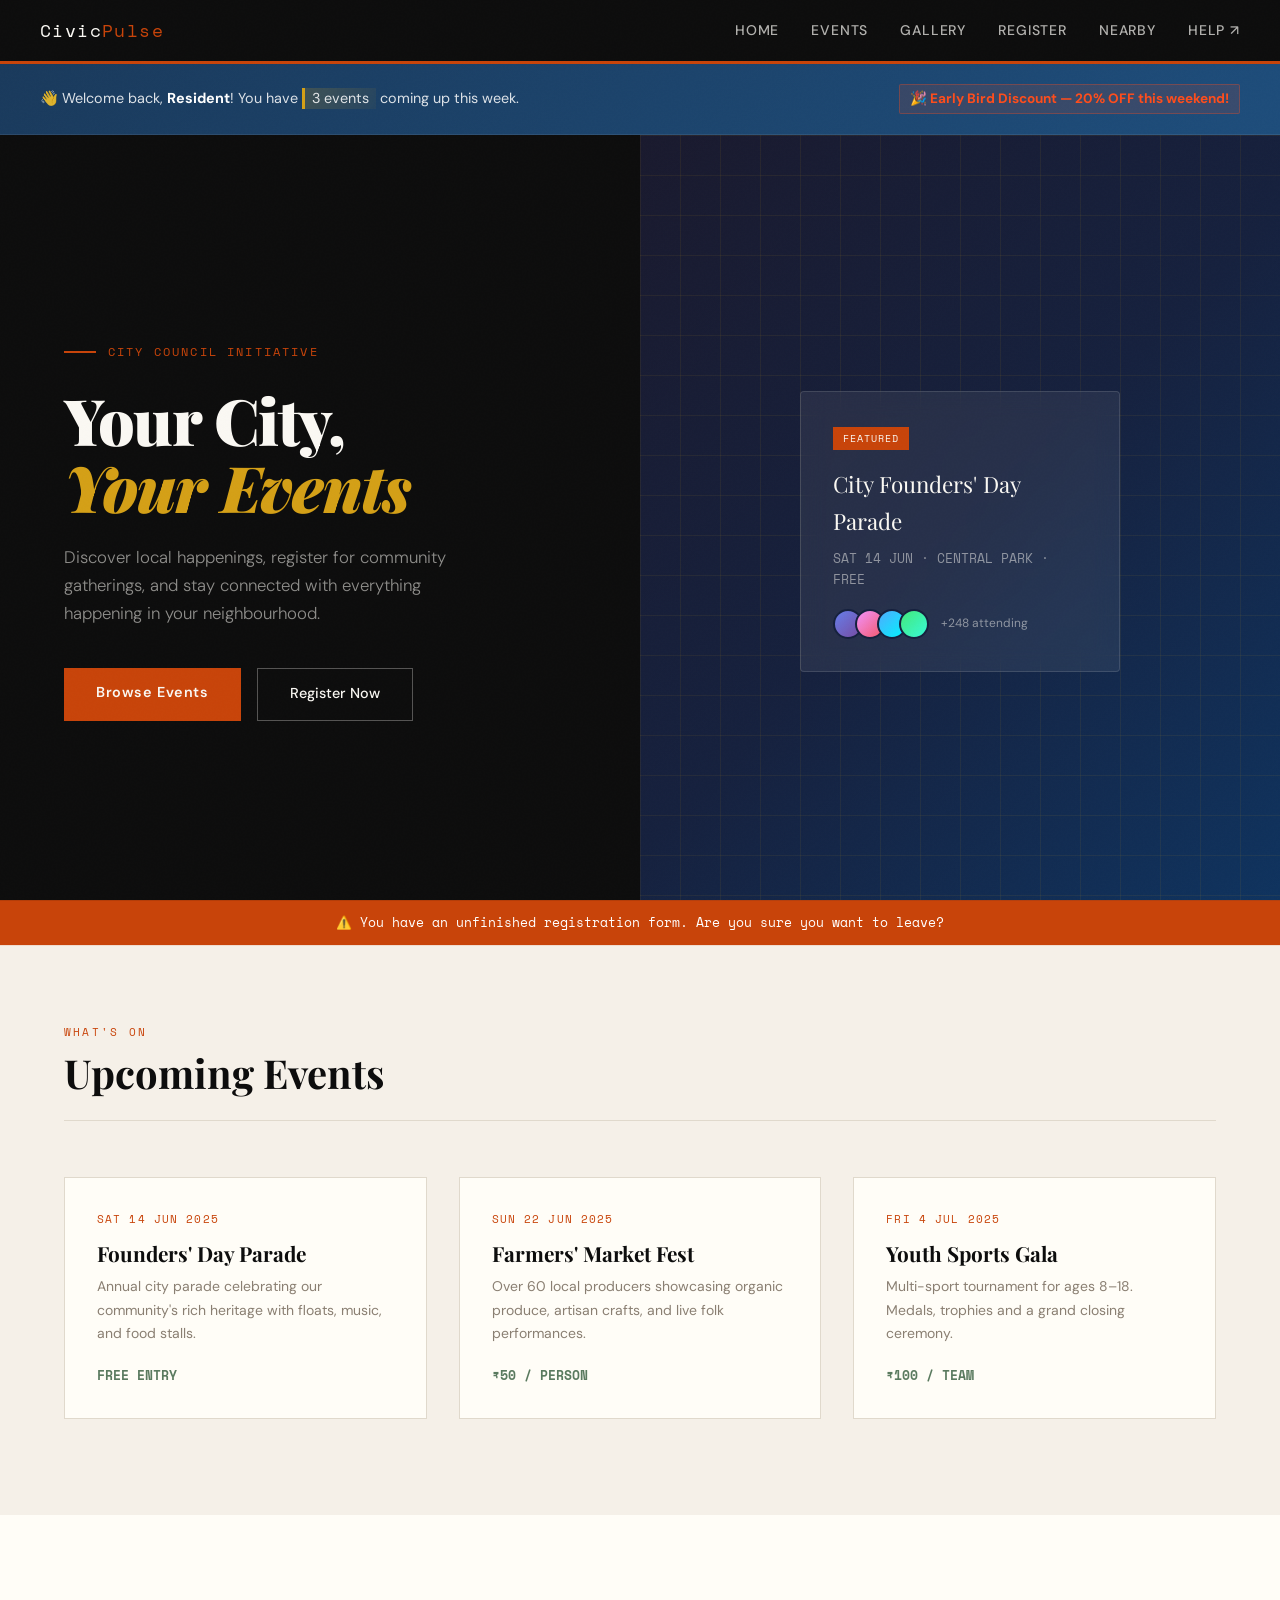
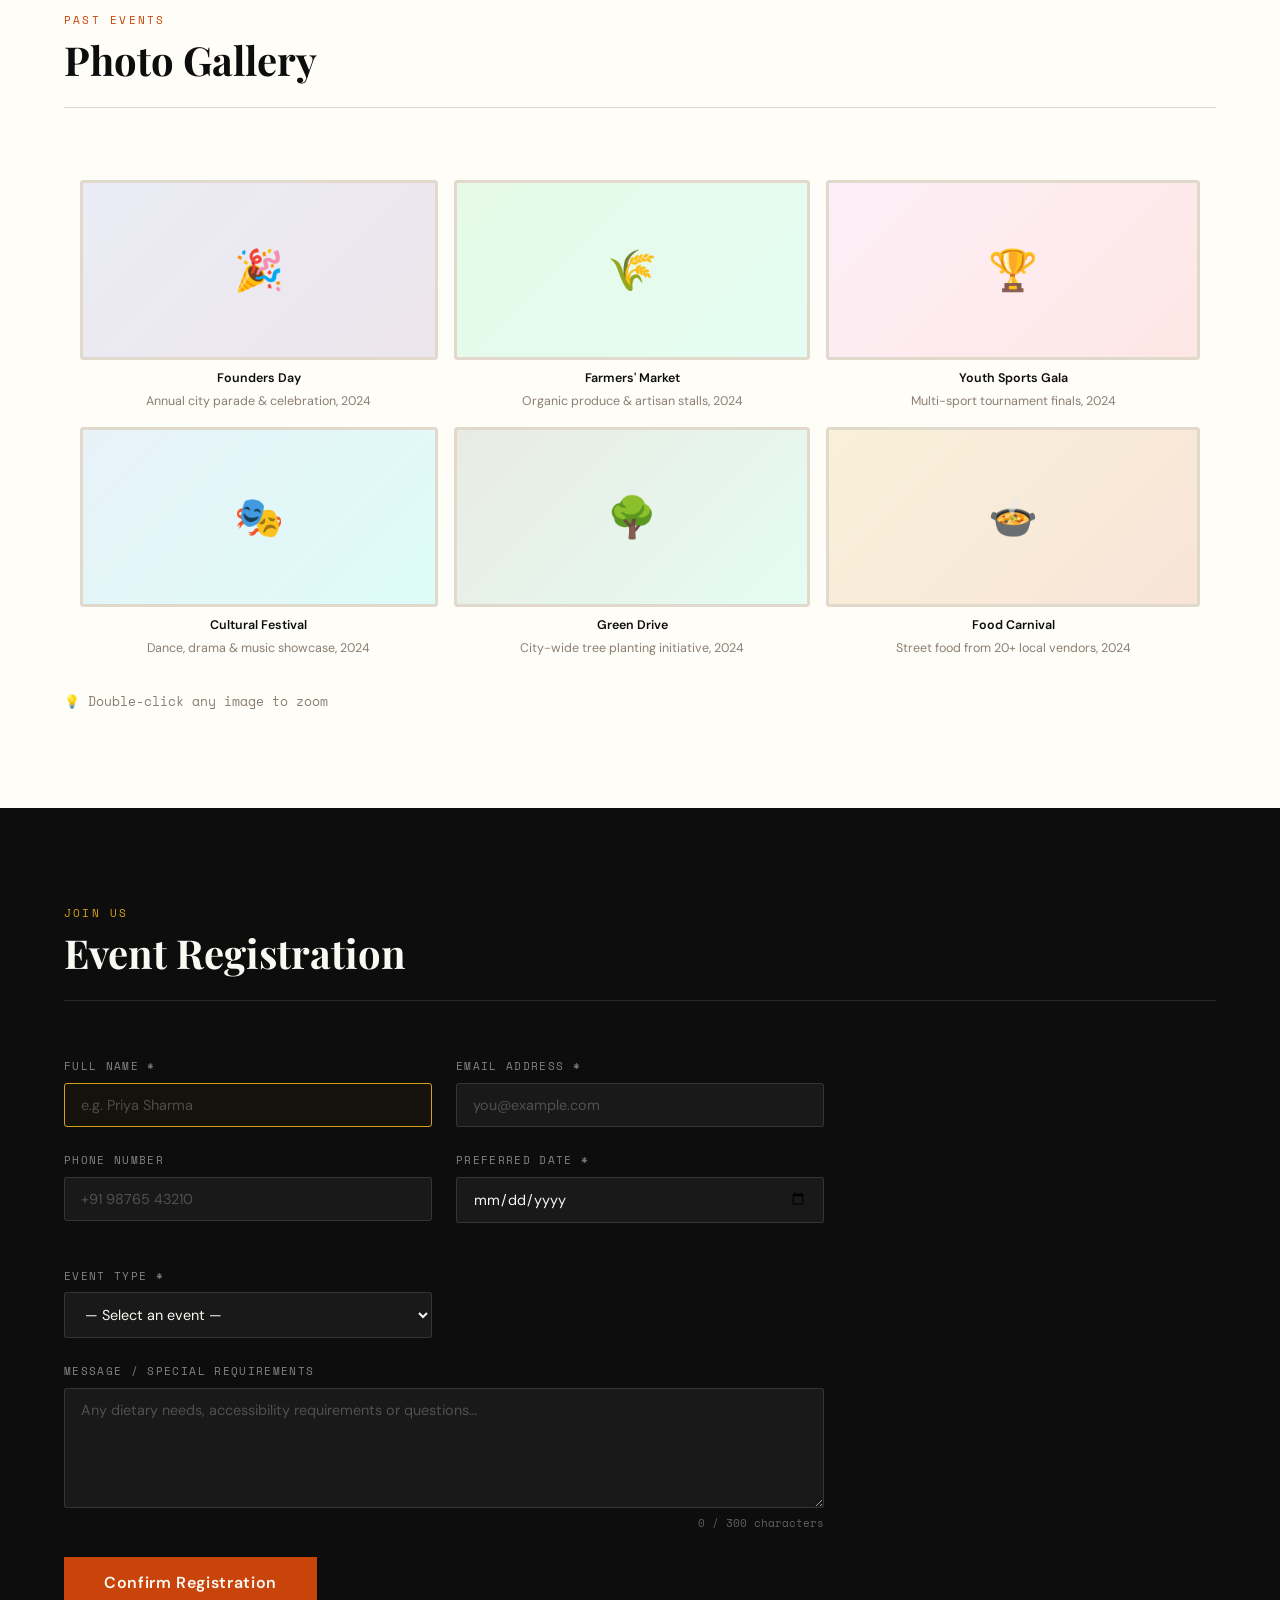
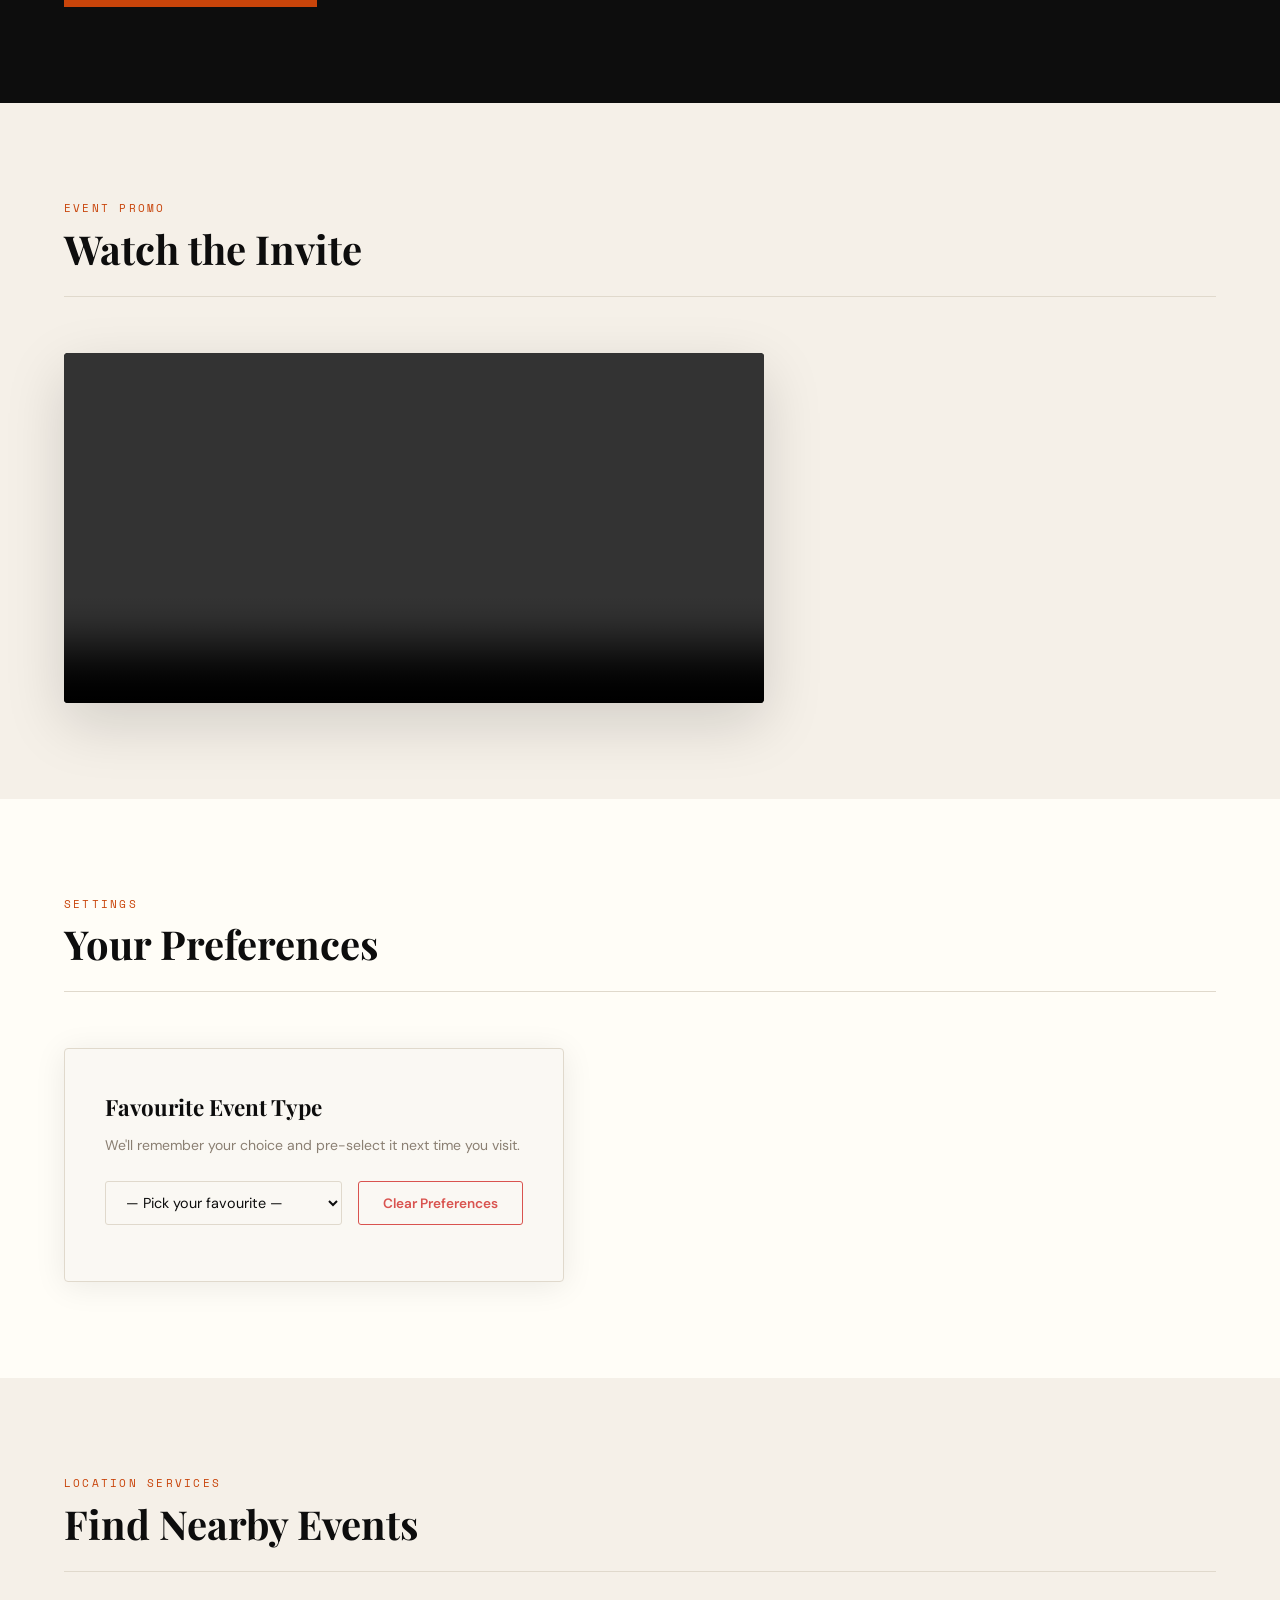
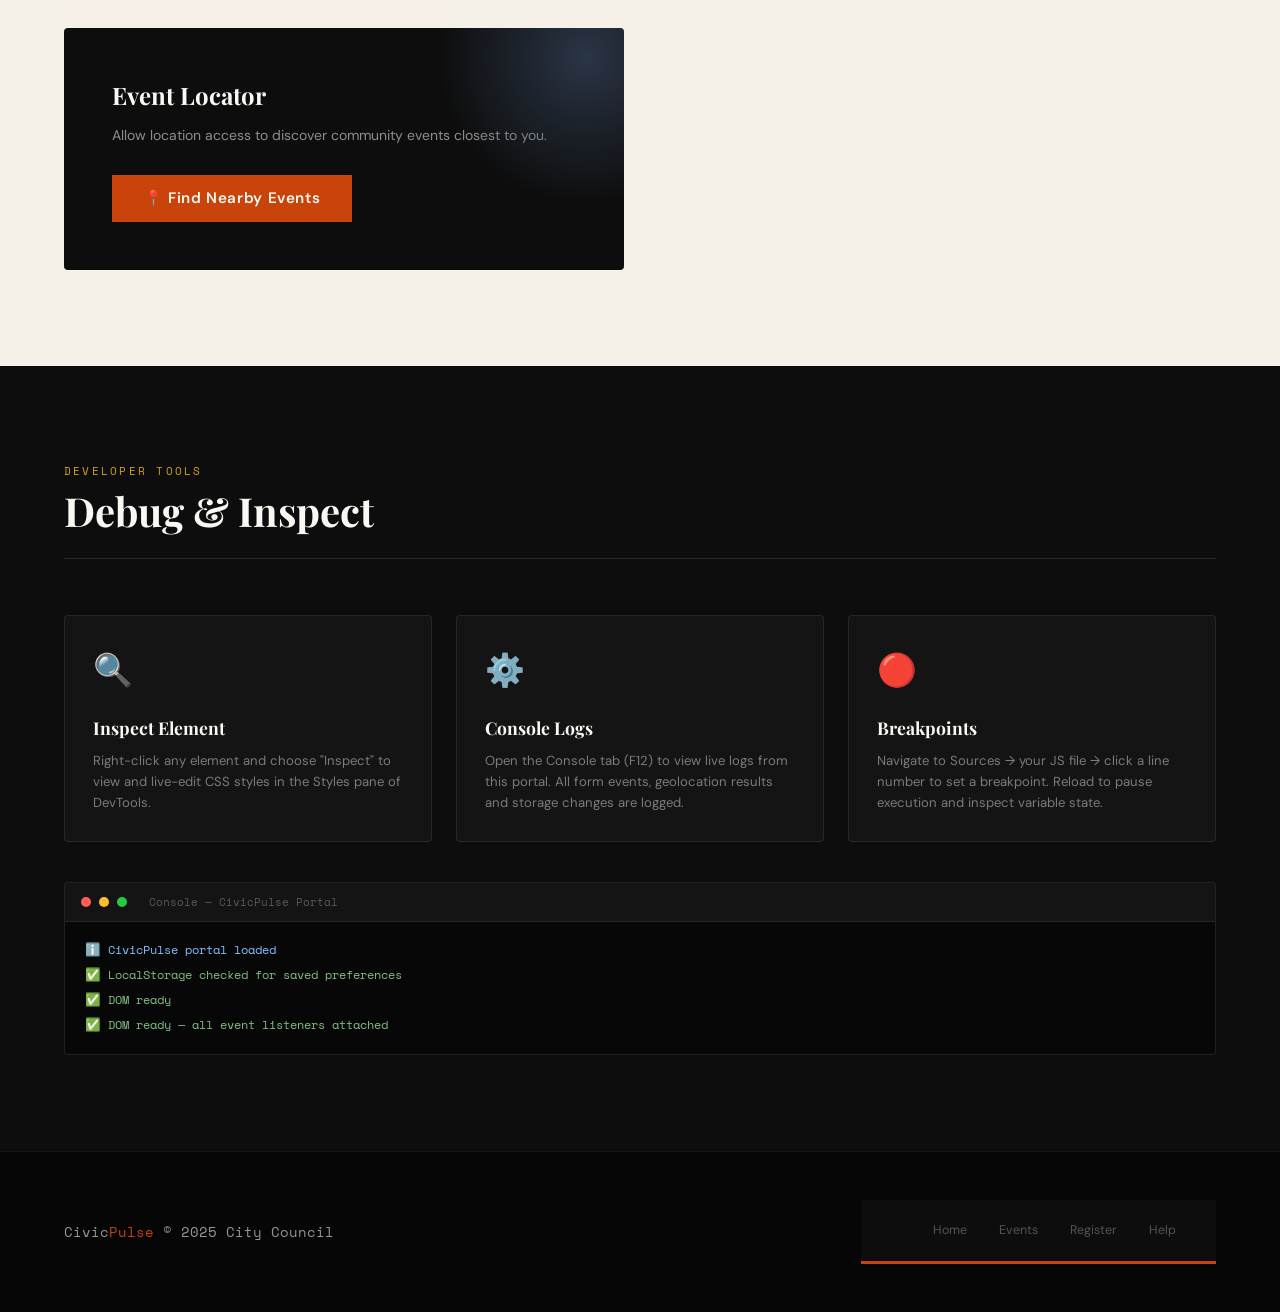
<file: JAVA FSE/Module-1 CSS/index.html>
<!DOCTYPE html>
<html lang="en">
<head>
  <meta charset="UTF-8">
  <meta name="viewport" content="width=device-width, initial-scale=1.0">
  <title>CivicPulse — Community Event Portal</title>
  <link href="https://fonts.googleapis.com/css2?family=Playfair+Display:wght@400;700;900&family=DM+Sans:wght@300;400;500;600&family=Space+Mono:wght@400;700&display=swap" rel="stylesheet">
  <style>
    :root {
      --ink: #0d0d0d;
      --paper: #faf8f3;
      --warm: #f5f0e8;
      --accent: #c8440a;
      --gold: #d4a017;
      --sage: #5a7a5f;
      --slate: #3d4f6b;
      --cream: #fffdf7;
      --mid: #8a7f72;
      --border: #e0d9cc;
      --shadow: 0 4px 32px rgba(13,13,13,0.08);
      --radius: 3px;
    }

    *, *::before, *::after { box-sizing: border-box; margin: 0; padding: 0; }

    html { scroll-behavior: smooth; }

    body {
      font-family: 'DM Sans', sans-serif;
      background: var(--paper);
      color: var(--ink);
      line-height: 1.65;
      overflow-x: hidden;
    }

    /* ─── NOISE TEXTURE OVERLAY ─── */
    body::before {
      content: '';
      position: fixed;
      inset: 0;
      background-image: url("data:image/svg+xml,%3Csvg viewBox='0 0 512 512' xmlns='http://www.w3.org/2000/svg'%3E%3Cfilter id='noise'%3E%3CfeTurbulence type='fractalNoise' baseFrequency='0.9' numOctaves='4' stitchTiles='stitch'/%3E%3C/filter%3E%3Crect width='100%25' height='100%25' filter='url(%23noise)' opacity='0.03'/%3E%3C/svg%3E");
      pointer-events: none;
      z-index: 9999;
      opacity: 0.4;
    }

    /* ─── NAVIGATION ─── */
    nav {
      position: sticky;
      top: 0;
      z-index: 100;
      background: var(--ink);
      border-bottom: 3px solid var(--accent);
      padding: 0 2.5rem;
      display: flex;
      align-items: center;
      justify-content: space-between;
      height: 64px;
    }

    .nav-brand {
      font-family: 'Space Mono', monospace;
      font-size: 1.1rem;
      color: var(--paper);
      letter-spacing: 0.08em;
      text-decoration: none;
    }

    .nav-brand span { color: var(--accent); }

    .nav-links {
      display: flex;
      gap: 2rem;
      list-style: none;
    }

    .nav-links a {
      font-family: 'DM Sans', sans-serif;
      font-size: 0.875rem;
      font-weight: 500;
      color: rgba(250,248,243,0.7);
      text-decoration: none;
      letter-spacing: 0.06em;
      text-transform: uppercase;
      transition: color 0.2s;
      position: relative;
      padding-bottom: 4px;
    }

    .nav-links a::after {
      content: '';
      position: absolute;
      bottom: 0; left: 0;
      width: 0; height: 2px;
      background: var(--accent);
      transition: width 0.25s ease;
    }

    .nav-links a:hover { color: var(--paper); }
    .nav-links a:hover::after { width: 100%; }

    /* ─── HERO ─── */
    .hero {
      min-height: 88vh;
      background: var(--ink);
      display: grid;
      grid-template-columns: 1fr 1fr;
      position: relative;
      overflow: hidden;
    }

    .hero-left {
      padding: 5rem 3.5rem 5rem 4rem;
      display: flex;
      flex-direction: column;
      justify-content: center;
      position: relative;
      z-index: 2;
    }

    .hero-tag {
      font-family: 'Space Mono', monospace;
      font-size: 0.75rem;
      color: var(--accent);
      letter-spacing: 0.18em;
      text-transform: uppercase;
      margin-bottom: 1.5rem;
      display: flex;
      align-items: center;
      gap: 0.75rem;
    }

    .hero-tag::before {
      content: '';
      display: block;
      width: 32px; height: 2px;
      background: var(--accent);
    }

    .hero h1 {
      font-family: 'Playfair Display', serif;
      font-size: clamp(3rem, 5vw, 5.5rem);
      font-weight: 900;
      color: var(--paper);
      line-height: 1.05;
      letter-spacing: -0.02em;
    }

    .hero h1 em {
      font-style: italic;
      color: var(--gold);
    }

    .hero-sub {
      margin-top: 1.5rem;
      font-size: 1.05rem;
      color: rgba(250,248,243,0.55);
      max-width: 400px;
      font-weight: 300;
    }

    .hero-actions {
      margin-top: 2.5rem;
      display: flex;
      gap: 1rem;
    }

    .btn-primary {
      background: var(--accent);
      color: var(--paper);
      border: none;
      padding: 0.85rem 2rem;
      font-family: 'DM Sans', sans-serif;
      font-size: 0.9rem;
      font-weight: 600;
      letter-spacing: 0.04em;
      cursor: pointer;
      transition: all 0.22s;
      text-decoration: none;
      display: inline-block;
    }

    .btn-primary:hover {
      background: #a5360a;
      transform: translateY(-2px);
      box-shadow: 0 8px 24px rgba(200,68,10,0.35);
    }

    .btn-outline {
      background: transparent;
      color: var(--paper);
      border: 1.5px solid rgba(250,248,243,0.3);
      padding: 0.85rem 2rem;
      font-family: 'DM Sans', sans-serif;
      font-size: 0.9rem;
      font-weight: 500;
      cursor: pointer;
      transition: all 0.22s;
      text-decoration: none;
      display: inline-block;
    }

    .btn-outline:hover {
      border-color: var(--paper);
      background: rgba(250,248,243,0.06);
    }

    .hero-right {
      position: relative;
      background: linear-gradient(135deg, #1a1a2e 0%, #16213e 50%, #0f3460 100%);
      display: flex;
      align-items: center;
      justify-content: center;
      overflow: hidden;
    }

    .hero-grid-art {
      position: absolute;
      inset: 0;
      background-image:
        linear-gradient(rgba(212,160,23,0.08) 1px, transparent 1px),
        linear-gradient(90deg, rgba(212,160,23,0.08) 1px, transparent 1px);
      background-size: 40px 40px;
    }

    .hero-event-card {
      background: rgba(250,248,243,0.07);
      backdrop-filter: blur(12px);
      border: 1px solid rgba(250,248,243,0.12);
      border-radius: 4px;
      padding: 2rem;
      width: 320px;
      position: relative;
      z-index: 2;
      animation: floatCard 6s ease-in-out infinite;
    }

    @keyframes floatCard {
      0%, 100% { transform: translateY(0px) rotate(-1deg); }
      50% { transform: translateY(-12px) rotate(1deg); }
    }

    .event-card-badge {
      display: inline-block;
      background: var(--accent);
      color: var(--paper);
      font-family: 'Space Mono', monospace;
      font-size: 0.65rem;
      padding: 3px 10px;
      letter-spacing: 0.1em;
      text-transform: uppercase;
      margin-bottom: 1rem;
    }

    .event-card-title {
      font-family: 'Playfair Display', serif;
      font-size: 1.4rem;
      color: var(--paper);
      margin-bottom: 0.5rem;
    }

    .event-card-meta {
      font-size: 0.8rem;
      color: rgba(250,248,243,0.5);
      font-family: 'Space Mono', monospace;
    }

    .event-card-attendees {
      margin-top: 1.2rem;
      display: flex;
      align-items: center;
      gap: 0.75rem;
    }

    .avatar-stack { display: flex; }

    .avatar {
      width: 30px; height: 30px;
      border-radius: 50%;
      border: 2px solid #16213e;
      margin-left: -8px;
      first-of-type { margin-left: 0; }
    }

    .avatar:first-child { margin-left: 0; }

    .avatar-count {
      font-size: 0.75rem;
      color: rgba(250,248,243,0.5);
    }

    /* ─── WELCOME BANNER (Task 3) ─── */
    #welcomeBanner {
      background: linear-gradient(135deg, #1a3a5c 0%, #1e4d7b 100%);
      padding: 1.25rem 2.5rem;
      display: flex;
      align-items: center;
      justify-content: space-between;
      border-bottom: 1px solid rgba(255,255,255,0.08);
    }

    #welcomeBanner .welcome-text {
      color: rgba(255,255,255,0.85);
      font-size: 0.9rem;
    }

    #welcomeBanner strong { color: #fff; }

    #welcomeBanner .special-offer {
      display: inline-block;
      color: #ff4d1c;
      font-weight: 700;
      font-size: 0.85rem;
      background: rgba(255,77,28,0.12);
      padding: 3px 10px;
      border-radius: 2px;
      border: 1px solid rgba(255,77,28,0.3);
    }

    .highlight {
      background: linear-gradient(120deg, rgba(212,160,23,0.2) 0%, rgba(212,160,23,0.05) 100%);
      border-left: 3px solid var(--gold);
      padding: 0.1em 0.5em;
    }

    /* ─── SECTION SCAFFOLDING ─── */
    section {
      padding: 6rem 4rem;
    }

    .section-header {
      margin-bottom: 3.5rem;
      display: flex;
      align-items: flex-end;
      justify-content: space-between;
      border-bottom: 1px solid var(--border);
      padding-bottom: 1.5rem;
    }

    .section-label {
      font-family: 'Space Mono', monospace;
      font-size: 0.7rem;
      color: var(--accent);
      letter-spacing: 0.2em;
      text-transform: uppercase;
      margin-bottom: 0.5rem;
    }

    .section-title {
      font-family: 'Playfair Display', serif;
      font-size: 2.5rem;
      font-weight: 700;
      line-height: 1.15;
    }

    /* ─── EVENTS SECTION ─── */
    #events { background: var(--warm); }

    .events-grid {
      display: grid;
      grid-template-columns: repeat(3, 1fr);
      gap: 2rem;
    }

    .event-tile {
      background: var(--cream);
      border: 1px solid var(--border);
      padding: 2rem;
      transition: all 0.28s cubic-bezier(0.25, 0.46, 0.45, 0.94);
      cursor: pointer;
      position: relative;
      overflow: hidden;
    }

    .event-tile::before {
      content: '';
      position: absolute;
      top: 0; left: 0;
      width: 4px; height: 100%;
      background: var(--accent);
      transform: scaleY(0);
      transform-origin: bottom;
      transition: transform 0.3s ease;
    }

    .event-tile:hover {
      transform: translateY(-4px);
      box-shadow: var(--shadow);
    }

    .event-tile:hover::before { transform: scaleY(1); }

    .event-tile-date {
      font-family: 'Space Mono', monospace;
      font-size: 0.7rem;
      color: var(--accent);
      letter-spacing: 0.1em;
      text-transform: uppercase;
      margin-bottom: 0.75rem;
    }

    .event-tile h3 {
      font-family: 'Playfair Display', serif;
      font-size: 1.3rem;
      margin-bottom: 0.5rem;
      line-height: 1.3;
    }

    .event-tile p {
      font-size: 0.875rem;
      color: var(--mid);
      margin-bottom: 1.25rem;
    }

    .event-tile-fee {
      font-family: 'Space Mono', monospace;
      font-size: 0.8rem;
      color: var(--sage);
      font-weight: 700;
    }

    /* ─── GALLERY (Task 4) ─── */
    #gallery { background: var(--cream); }

    .gallery-table {
      width: 100%;
      border-collapse: separate;
      border-spacing: 16px;
    }

    .gallery-table td {
      text-align: center;
      vertical-align: top;
    }

    .gallery-img-wrap {
      position: relative;
      overflow: hidden;
      border-radius: var(--radius);
      cursor: zoom-in;
    }

    .gallery-img-wrap::after {
      content: '⊕ Zoom';
      position: absolute;
      inset: 0;
      background: rgba(13,13,13,0.55);
      color: var(--paper);
      font-family: 'Space Mono', monospace;
      font-size: 0.75rem;
      display: flex;
      align-items: center;
      justify-content: center;
      opacity: 0;
      transition: opacity 0.25s;
    }

    .gallery-img-wrap:hover::after { opacity: 1; }

    .gallery-img {
      width: 100%;
      height: 180px;
      object-fit: cover;
      display: block;
      border: 3px solid var(--border);
      transition: transform 0.4s ease;
      background: var(--warm);
    }

    .gallery-img.enlarged {
      transform: scale(2.5);
      z-index: 10;
      position: relative;
      border-color: var(--accent);
    }

    .gallery-caption {
      font-size: 0.78rem;
      color: var(--mid);
      margin-top: 0.5rem;
      font-family: 'DM Sans', sans-serif;
    }

    .gallery-caption strong {
      display: block;
      font-weight: 600;
      color: var(--ink);
      margin-bottom: 2px;
    }

    /* Gallery placeholder SVG images */
    .gallery-placeholder {
      width: 100%;
      height: 180px;
      display: flex;
      align-items: center;
      justify-content: center;
      border: 3px solid var(--border);
      font-size: 2.5rem;
      border-radius: var(--radius);
      transition: transform 0.4s ease;
      cursor: zoom-in;
    }

    /* ─── REGISTRATION FORM (Task 5) ─── */
    #registration {
      background: var(--ink);
      color: var(--paper);
    }

    #registration .section-title { color: var(--paper); }
    #registration .section-label { color: var(--gold); }
    #registration .section-header { border-bottom-color: rgba(250,248,243,0.12); }

    .form-grid {
      display: grid;
      grid-template-columns: 1fr 1fr;
      gap: 1.5rem;
      max-width: 760px;
    }

    .form-field { display: flex; flex-direction: column; gap: 0.45rem; }
    .form-field.full { grid-column: 1 / -1; }

    .form-field label {
      font-family: 'Space Mono', monospace;
      font-size: 0.7rem;
      letter-spacing: 0.12em;
      text-transform: uppercase;
      color: rgba(250,248,243,0.5);
    }

    .form-field input,
    .form-field select,
    .form-field textarea {
      background: rgba(250,248,243,0.05);
      border: 1px solid rgba(250,248,243,0.12);
      color: var(--paper);
      padding: 0.75rem 1rem;
      font-family: 'DM Sans', sans-serif;
      font-size: 0.9rem;
      outline: none;
      transition: border-color 0.22s, background 0.22s;
      border-radius: var(--radius);
    }

    .form-field input::placeholder,
    .form-field textarea::placeholder {
      color: rgba(250,248,243,0.25);
    }

    .form-field input:focus,
    .form-field select:focus,
    .form-field textarea:focus {
      border-color: var(--gold);
      background: rgba(212,160,23,0.04);
    }

    .form-field select option { background: #1a1a1a; color: var(--paper); }

    .form-field textarea { resize: vertical; min-height: 120px; }

    .char-counter {
      font-family: 'Space Mono', monospace;
      font-size: 0.68rem;
      color: rgba(250,248,243,0.35);
      text-align: right;
    }

    .char-counter.warning { color: var(--accent); }

    .phone-error {
      font-size: 0.78rem;
      color: var(--accent);
      min-height: 1.2em;
      font-family: 'Space Mono', monospace;
    }

    output#confirmMsg {
      display: block;
      margin-top: 1.5rem;
      padding: 1rem 1.5rem;
      background: rgba(90,122,95,0.15);
      border: 1px solid rgba(90,122,95,0.4);
      color: #7fbf7f;
      font-family: 'Space Mono', monospace;
      font-size: 0.8rem;
      border-radius: var(--radius);
      animation: fadeIn 0.4s ease;
      display: none;
    }

    output#confirmMsg.show { display: block; }

    @keyframes fadeIn {
      from { opacity: 0; transform: translateY(8px); }
      to { opacity: 1; transform: translateY(0); }
    }

    /* ─── FEE DISPLAY ─── */
    .fee-display {
      font-family: 'Space Mono', monospace;
      font-size: 0.85rem;
      color: var(--gold);
      padding: 0.6rem 1rem;
      background: rgba(212,160,23,0.08);
      border: 1px solid rgba(212,160,23,0.2);
      border-radius: var(--radius);
      display: none;
    }

    .fee-display.show { display: block; animation: fadeIn 0.3s ease; }

    /* ─── VIDEO SECTION (Task 7) ─── */
    #video-section {
      background: var(--warm);
    }

    .video-wrap {
      position: relative;
      max-width: 700px;
      border-radius: 4px;
      overflow: hidden;
      box-shadow: 0 20px 60px rgba(13,13,13,0.15);
    }

    .video-wrap video {
      width: 100%;
      display: block;
    }

    .video-status {
      margin-top: 1rem;
      font-family: 'Space Mono', monospace;
      font-size: 0.78rem;
      color: var(--sage);
      display: flex;
      align-items: center;
      gap: 0.5rem;
    }

    .video-dot {
      width: 8px; height: 8px;
      border-radius: 50%;
      background: var(--sage);
      animation: pulse 1.5s ease-in-out infinite;
    }

    @keyframes pulse {
      0%, 100% { opacity: 1; transform: scale(1); }
      50% { opacity: 0.4; transform: scale(0.8); }
    }

    /* ─── PREFERENCES (Task 8) ─── */
    #preferences { background: var(--cream); }

    .prefs-card {
      background: var(--paper);
      border: 1px solid var(--border);
      padding: 2.5rem;
      max-width: 500px;
      border-radius: 4px;
      box-shadow: var(--shadow);
    }

    .prefs-card h3 {
      font-family: 'Playfair Display', serif;
      font-size: 1.4rem;
      margin-bottom: 0.5rem;
    }

    .prefs-card p {
      font-size: 0.875rem;
      color: var(--mid);
      margin-bottom: 1.5rem;
    }

    .prefs-row {
      display: flex;
      gap: 1rem;
      margin-bottom: 1rem;
    }

    .prefs-row select {
      flex: 1;
      padding: 0.7rem 1rem;
      border: 1px solid var(--border);
      font-family: 'DM Sans', sans-serif;
      font-size: 0.9rem;
      background: var(--paper);
      color: var(--ink);
      border-radius: var(--radius);
      outline: none;
    }

    .prefs-status {
      font-family: 'Space Mono', monospace;
      font-size: 0.72rem;
      color: var(--sage);
      margin-top: 0.75rem;
    }

    .btn-clear {
      background: transparent;
      border: 1.5px solid #d9534f;
      color: #d9534f;
      padding: 0.65rem 1.5rem;
      font-family: 'DM Sans', sans-serif;
      font-size: 0.85rem;
      font-weight: 600;
      cursor: pointer;
      border-radius: var(--radius);
      transition: all 0.2s;
    }

    .btn-clear:hover {
      background: #d9534f;
      color: #fff;
    }

    /* ─── GEOLOCATION (Task 9) ─── */
    #geolocation { background: var(--warm); }

    .geo-card {
      background: var(--ink);
      color: var(--paper);
      padding: 3rem;
      max-width: 560px;
      border-radius: 4px;
      position: relative;
      overflow: hidden;
    }

    .geo-card::before {
      content: '';
      position: absolute;
      top: -50%; right: -20%;
      width: 300px; height: 300px;
      border-radius: 50%;
      background: radial-gradient(circle, rgba(61,79,107,0.6) 0%, transparent 70%);
      pointer-events: none;
    }

    .geo-card h3 {
      font-family: 'Playfair Display', serif;
      font-size: 1.5rem;
      margin-bottom: 0.5rem;
    }

    .geo-card p {
      font-size: 0.875rem;
      color: rgba(250,248,243,0.55);
      margin-bottom: 1.75rem;
    }

    .geo-result {
      margin-top: 1.5rem;
      padding: 1rem 1.25rem;
      background: rgba(250,248,243,0.05);
      border: 1px solid rgba(250,248,243,0.1);
      border-radius: var(--radius);
      font-family: 'Space Mono', monospace;
      font-size: 0.78rem;
      color: rgba(250,248,243,0.7);
      line-height: 1.8;
      display: none;
    }

    .geo-result.show { display: block; animation: fadeIn 0.4s ease; }

    .geo-error {
      color: #ff7f7f;
      font-size: 0.8rem;
      margin-top: 0.75rem;
      font-family: 'Space Mono', monospace;
      display: none;
    }

    .geo-error.show { display: block; }

    /* ─── DEVTOOLS SECTION (Task 10) ─── */
    #devtools { background: var(--ink); color: var(--paper); }

    #devtools .section-title { color: var(--paper); }
    #devtools .section-label { color: var(--gold); }
    #devtools .section-header { border-bottom-color: rgba(250,248,243,0.12); }

    .devtools-grid {
      display: grid;
      grid-template-columns: repeat(3, 1fr);
      gap: 1.5rem;
    }

    .dev-card {
      background: rgba(250,248,243,0.03);
      border: 1px solid rgba(250,248,243,0.08);
      padding: 1.75rem;
      border-radius: 4px;
      transition: all 0.25s;
    }

    .dev-card:hover {
      background: rgba(250,248,243,0.06);
      border-color: rgba(250,248,243,0.15);
    }

    .dev-icon {
      font-size: 2rem;
      margin-bottom: 1rem;
      display: block;
    }

    .dev-card h4 {
      font-family: 'Playfair Display', serif;
      font-size: 1.1rem;
      margin-bottom: 0.5rem;
      color: var(--paper);
    }

    .dev-card p {
      font-size: 0.82rem;
      color: rgba(250,248,243,0.45);
      line-height: 1.6;
    }

    .console-preview {
      margin-top: 2.5rem;
      background: rgba(0,0,0,0.4);
      border: 1px solid rgba(250,248,243,0.1);
      border-radius: 4px;
      overflow: hidden;
    }

    .console-titlebar {
      background: rgba(250,248,243,0.05);
      padding: 0.6rem 1rem;
      font-family: 'Space Mono', monospace;
      font-size: 0.7rem;
      color: rgba(250,248,243,0.3);
      border-bottom: 1px solid rgba(250,248,243,0.08);
      display: flex;
      align-items: center;
      gap: 0.5rem;
    }

    .console-dot {
      width: 10px; height: 10px;
      border-radius: 50%;
      display: inline-block;
    }

    .console-body {
      padding: 1rem 1.25rem;
      font-family: 'Space Mono', monospace;
      font-size: 0.78rem;
      line-height: 2;
      max-height: 200px;
      overflow-y: auto;
    }

    .log-line { color: rgba(250,248,243,0.6); }
    .log-info { color: #7fbfff; }
    .log-success { color: #7fbf7f; }
    .log-warn { color: #ffd27f; }
    .log-error { color: #ff7f7f; }

    /* ─── FOOTER ─── */
    footer {
      background: #060606;
      color: rgba(250,248,243,0.35);
      padding: 3rem 4rem;
      display: flex;
      align-items: center;
      justify-content: space-between;
      border-top: 1px solid rgba(250,248,243,0.06);
    }

    footer .brand {
      font-family: 'Space Mono', monospace;
      font-size: 0.9rem;
      color: rgba(250,248,243,0.6);
    }

    footer .brand span { color: var(--accent); }

    footer nav { flex: 0; }

    footer nav a {
      font-size: 0.78rem;
      color: rgba(250,248,243,0.3);
      text-decoration: none;
      margin-left: 2rem;
      transition: color 0.2s;
    }

    footer nav a:hover { color: rgba(250,248,243,0.7); }

    /* ─── MODAL / ZOOM OVERLAY ─── */
    .zoom-overlay {
      display: none;
      position: fixed;
      inset: 0;
      background: rgba(0,0,0,0.85);
      z-index: 500;
      align-items: center;
      justify-content: center;
      backdrop-filter: blur(4px);
    }

    .zoom-overlay.show { display: flex; }

    .zoom-overlay img,
    .zoom-overlay .zoom-emoji {
      max-width: 80vw;
      max-height: 80vh;
      border: 3px solid var(--gold);
      border-radius: 4px;
      font-size: 8rem;
      display: flex;
      align-items: center;
      justify-content: center;
    }

    .zoom-close {
      position: absolute;
      top: 2rem; right: 2rem;
      background: none;
      border: none;
      color: var(--paper);
      font-size: 1.5rem;
      cursor: pointer;
      font-family: 'Space Mono', monospace;
      opacity: 0.6;
      transition: opacity 0.2s;
    }

    .zoom-close:hover { opacity: 1; }

    /* ─── ANIMATIONS ─── */
    .fade-up {
      opacity: 0;
      transform: translateY(24px);
      animation: fadeUp 0.6s ease forwards;
    }

    @keyframes fadeUp {
      to { opacity: 1; transform: translateY(0); }
    }

    .delay-1 { animation-delay: 0.1s; }
    .delay-2 { animation-delay: 0.2s; }
    .delay-3 { animation-delay: 0.3s; }
    .delay-4 { animation-delay: 0.4s; }

    /* ─── UNLOAD BANNER ─── */
    .unload-banner {
      position: fixed;
      bottom: 0; left: 0; right: 0;
      background: #c8440a;
      color: #fff;
      padding: 0.75rem 2rem;
      text-align: center;
      font-family: 'Space Mono', monospace;
      font-size: 0.8rem;
      z-index: 200;
      transform: translateY(100%);
      transition: transform 0.35s ease;
    }

    .unload-banner.show { transform: translateY(0); }

    /* Responsive touch */
    @media (max-width: 900px) {
      nav { padding: 0 1.5rem; }
      .hero { grid-template-columns: 1fr; }
      .hero-right { display: none; }
      section { padding: 4rem 1.5rem; }
      .events-grid { grid-template-columns: 1fr; }
      .form-grid { grid-template-columns: 1fr; }
      .devtools-grid { grid-template-columns: 1fr; }
      footer { flex-direction: column; gap: 1.5rem; }
      footer nav a { margin-left: 1rem; }
    }
  </style>
</head>

<body>

  <!-- Navigation (Task 2) -->
  <nav>
    <a href="#home" class="nav-brand">Civic<span>Pulse</span></a>
    <ul class="nav-links">
      <li><a href="#home">Home</a></li>
      <li><a href="#events">Events</a></li>
      <li><a href="#gallery">Gallery</a></li>
      <li><a href="#registration">Register</a></li>
      <li><a href="#geolocation">Nearby</a></li>
      <li><a href="help.html" target="_blank">Help ↗</a></li>
    </ul>
  </nav>

  <!-- Welcome Banner (Task 3) -->
  <div id="welcomeBanner">
    <p class="welcome-text">
      👋 Welcome back, <strong>Resident</strong>! You have
      <span class="highlight">3 events</span> coming up this week.
    </p>
    <span class="special-offer">🎉 Early Bird Discount — 20% OFF this weekend!</span>
  </div>

  <!-- Hero / Home (Task 1 base template) -->
  <section id="home" style="padding:0;">
    <div class="hero">
      <div class="hero-left">
        <div class="hero-tag fade-up">City Council Initiative</div>
        <h1 class="fade-up delay-1">
          Your City,<br><em>Your Events</em>
        </h1>
        <p class="hero-sub fade-up delay-2">
          Discover local happenings, register for community gatherings, and stay
          connected with everything happening in your neighbourhood.
        </p>
        <div class="hero-actions fade-up delay-3">
          <a href="#events" class="btn-primary">Browse Events</a>
          <a href="#registration" class="btn-outline">Register Now</a>
        </div>
      </div>
      <div class="hero-right">
        <div class="hero-grid-art"></div>
        <div class="hero-event-card">
          <div class="event-card-badge">Featured</div>
          <div class="event-card-title">City Founders' Day Parade</div>
          <div class="event-card-meta">SAT 14 JUN · CENTRAL PARK · FREE</div>
          <div class="event-card-attendees">
            <div class="avatar-stack">
              <div class="avatar" style="background:linear-gradient(135deg,#667eea,#764ba2);"></div>
              <div class="avatar" style="background:linear-gradient(135deg,#f093fb,#f5576c);"></div>
              <div class="avatar" style="background:linear-gradient(135deg,#4facfe,#00f2fe);"></div>
              <div class="avatar" style="background:linear-gradient(135deg,#43e97b,#38f9d7);"></div>
            </div>
            <span class="avatar-count">+248 attending</span>
          </div>
        </div>
      </div>
    </div>
  </section>

  <!-- Events Section (Task 2) -->
  <section id="events">
    <div class="section-header">
      <div>
        <div class="section-label">What's On</div>
        <h2 class="section-title">Upcoming Events</h2>
      </div>
    </div>
    <div class="events-grid">
      <div class="event-tile">
        <div class="event-tile-date">Sat 14 Jun 2025</div>
        <h3>Founders' Day Parade</h3>
        <p>Annual city parade celebrating our community's rich heritage with floats, music, and food stalls.</p>
        <div class="event-tile-fee">FREE ENTRY</div>
      </div>
      <div class="event-tile">
        <div class="event-tile-date">Sun 22 Jun 2025</div>
        <h3>Farmers' Market Fest</h3>
        <p>Over 60 local producers showcasing organic produce, artisan crafts, and live folk performances.</p>
        <div class="event-tile-fee">₹50 / PERSON</div>
      </div>
      <div class="event-tile">
        <div class="event-tile-date">Fri 4 Jul 2025</div>
        <h3>Youth Sports Gala</h3>
        <p>Multi-sport tournament for ages 8–18. Medals, trophies and a grand closing ceremony.</p>
        <div class="event-tile-fee">₹100 / TEAM</div>
      </div>
    </div>
  </section>

  <!-- Gallery (Task 4) -->
  <section id="gallery">
    <div class="section-header">
      <div>
        <div class="section-label">Past Events</div>
        <h2 class="section-title">Photo Gallery</h2>
      </div>
    </div>
    <table class="gallery-table">
      <tbody>
        <tr>
          <td>
            <div class="gallery-img-wrap" ondblclick="zoomImg(this, '🎉', 'Founders Day 2024')">
              <div class="gallery-placeholder" style="background:linear-gradient(135deg,#667eea22,#764ba222);border:3px solid var(--border);" title="Founders Day Celebration 2024">🎉</div>
            </div>
            <div class="gallery-caption"><strong>Founders Day</strong>Annual city parade & celebration, 2024</div>
          </td>
          <td>
            <div class="gallery-img-wrap" ondblclick="zoomImg(this, '🌾', 'Farmers Market 2024')">
              <div class="gallery-placeholder" style="background:linear-gradient(135deg,#43e97b22,#38f9d722);border:3px solid var(--border);" title="Farmers Market Festival 2024">🌾</div>
            </div>
            <div class="gallery-caption"><strong>Farmers' Market</strong>Organic produce & artisan stalls, 2024</div>
          </td>
          <td>
            <div class="gallery-img-wrap" ondblclick="zoomImg(this, '🏆', 'Sports Gala 2024')">
              <div class="gallery-placeholder" style="background:linear-gradient(135deg,#f093fb22,#f5576c22);border:3px solid var(--border);" title="Youth Sports Gala 2024">🏆</div>
            </div>
            <div class="gallery-caption"><strong>Youth Sports Gala</strong>Multi-sport tournament finals, 2024</div>
          </td>
        </tr>
        <tr>
          <td>
            <div class="gallery-img-wrap" ondblclick="zoomImg(this, '🎭', 'Cultural Fest 2024')">
              <div class="gallery-placeholder" style="background:linear-gradient(135deg,#4facfe22,#00f2fe22);border:3px solid var(--border);" title="Cultural Festival 2024">🎭</div>
            </div>
            <div class="gallery-caption"><strong>Cultural Festival</strong>Dance, drama & music showcase, 2024</div>
          </td>
          <td>
            <div class="gallery-img-wrap" ondblclick="zoomImg(this, '🌳', 'Green Drive 2024')">
              <div class="gallery-placeholder" style="background:linear-gradient(135deg,#5a7a5f22,#38f9d722);border:3px solid var(--border);" title="Green Drive 2024">🌳</div>
            </div>
            <div class="gallery-caption"><strong>Green Drive</strong>City-wide tree planting initiative, 2024</div>
          </td>
          <td>
            <div class="gallery-img-wrap" ondblclick="zoomImg(this, '🍲', 'Food Carnival 2024')">
              <div class="gallery-placeholder" style="background:linear-gradient(135deg,#d4a01722,#c8440a22);border:3px solid var(--border);" title="Food Carnival 2024">🍲</div>
            </div>
            <div class="gallery-caption"><strong>Food Carnival</strong>Street food from 20+ local vendors, 2024</div>
          </td>
        </tr>
      </tbody>
    </table>
    <p style="margin-top:1rem;font-size:0.8rem;color:var(--mid);font-family:'Space Mono',monospace;">
      💡 Double-click any image to zoom
    </p>
  </section>

  <!-- Registration Form (Task 5 & 6) -->
  <section id="registration">
    <div class="section-header">
      <div>
        <div class="section-label">Join Us</div>
        <h2 class="section-title">Event Registration</h2>
      </div>
    </div>
    <div class="form-grid">
      <!-- Name -->
      <div class="form-field">
        <label for="regName">Full Name *</label>
        <input type="text" id="regName" name="name"
               placeholder="e.g. Priya Sharma"
               required autofocus>
      </div>
      <!-- Email -->
      <div class="form-field">
        <label for="regEmail">Email Address *</label>
        <input type="email" id="regEmail" name="email"
               placeholder="you@example.com" required>
      </div>
      <!-- Phone (Task 6 – blur validation) -->
      <div class="form-field">
        <label for="regPhone">Phone Number</label>
        <input type="tel" id="regPhone" name="phone"
               placeholder="+91 98765 43210"
               onblur="validatePhone(this)">
        <span class="phone-error" id="phoneError"></span>
      </div>
      <!-- Date -->
      <div class="form-field">
        <label for="regDate">Preferred Date *</label>
        <input type="date" id="regDate" name="date" required>
      </div>
      <!-- Event type (Task 6 – onchange shows fee) -->
      <div class="form-field">
        <label for="regEvent">Event Type *</label>
        <select id="regEvent" name="event" required onchange="showFee(this)">
          <option value="">— Select an event —</option>
          <option value="parade">Founders' Day Parade (Free)</option>
          <option value="market">Farmers' Market Fest (₹50)</option>
          <option value="sports">Youth Sports Gala (₹100/team)</option>
          <option value="cultural">Cultural Festival (₹75)</option>
        </select>
        <div class="fee-display" id="feeDisplay"></div>
      </div>
      <!-- Message (Task 6 – key events, char count) -->
      <div class="form-field full">
        <label for="regMessage">Message / Special Requirements</label>
        <textarea id="regMessage" name="message"
                  placeholder="Any dietary needs, accessibility requirements or questions…"
                  maxlength="300"
                  onkeyup="countChars(this)"></textarea>
        <span class="char-counter" id="charCount">0 / 300 characters</span>
      </div>
    </div>
    <!-- Submit (Task 6 – onclick) -->
    <div style="margin-top:1.5rem;display:flex;gap:1rem;align-items:center;">
      <button class="btn-primary"
              onclick="submitForm(event)"
              style="font-size:1rem;padding:0.9rem 2.5rem;">
        Confirm Registration
      </button>
    </div>
    <output id="confirmMsg"></output>
  </section>

  <!-- Video Section (Task 7) -->
  <section id="video-section">
    <div class="section-header">
      <div>
        <div class="section-label">Event Promo</div>
        <h2 class="section-title">Watch the Invite</h2>
      </div>
    </div>
    <div class="video-wrap">
      <video id="promoVideo" controls preload="metadata"
             oncanplay="onVideoReady()"
             style="background:#0d0d0d;">
        <source src="https://www.w3schools.com/html/mov_bbb.mp4" type="video/mp4">
        Your browser does not support the video tag.
      </video>
    </div>
    <div class="video-status" id="videoStatus" style="display:none;">
      <span class="video-dot"></span>
      <span id="videoStatusText">Video ready to play!</span>
    </div>
  </section>

  <!-- User Preferences (Task 8) -->
  <section id="preferences">
    <div class="section-header">
      <div>
        <div class="section-label">Settings</div>
        <h2 class="section-title">Your Preferences</h2>
      </div>
    </div>
    <div class="prefs-card">
      <h3>Favourite Event Type</h3>
      <p>We'll remember your choice and pre-select it next time you visit.</p>
      <div class="prefs-row">
        <select id="prefEvent" onchange="savePref(this)">
          <option value="">— Pick your favourite —</option>
          <option value="parade">Founders' Day Parade</option>
          <option value="market">Farmers' Market Fest</option>
          <option value="sports">Youth Sports Gala</option>
          <option value="cultural">Cultural Festival</option>
        </select>
        <button class="btn-clear" onclick="clearPrefs()">Clear Preferences</button>
      </div>
      <div class="prefs-status" id="prefStatus"></div>
    </div>
  </section>

  <!-- Geolocation (Task 9) -->
  <section id="geolocation">
    <div class="section-header">
      <div>
        <div class="section-label">Location Services</div>
        <h2 class="section-title">Find Nearby Events</h2>
      </div>
    </div>
    <div class="geo-card">
      <h3>Event Locator</h3>
      <p>Allow location access to discover community events closest to you.</p>
      <button class="btn-primary" onclick="findNearby()"
              style="font-size:0.95rem;padding:0.85rem 2rem;">
        📍 Find Nearby Events
      </button>
      <div class="geo-result" id="geoResult"></div>
      <div class="geo-error" id="geoError"></div>
    </div>
  </section>

  <!-- DevTools Info (Task 10) -->
  <section id="devtools">
    <div class="section-header">
      <div>
        <div class="section-label">Developer Tools</div>
        <h2 class="section-title">Debug & Inspect</h2>
      </div>
    </div>
    <div class="devtools-grid">
      <div class="dev-card">
        <span class="dev-icon">🔍</span>
        <h4>Inspect Element</h4>
        <p>Right-click any element and choose "Inspect" to view and live-edit CSS styles in the Styles pane of DevTools.</p>
      </div>
      <div class="dev-card">
        <span class="dev-icon">⚙️</span>
        <h4>Console Logs</h4>
        <p>Open the Console tab (F12) to view live logs from this portal. All form events, geolocation results and storage changes are logged.</p>
      </div>
      <div class="dev-card">
        <span class="dev-icon">🔴</span>
        <h4>Breakpoints</h4>
        <p>Navigate to Sources → your JS file → click a line number to set a breakpoint. Reload to pause execution and inspect variable state.</p>
      </div>
    </div>
    <div class="console-preview">
      <div class="console-titlebar">
        <span class="console-dot" style="background:#ff5f57;"></span>
        <span class="console-dot" style="background:#ffbd2e;"></span>
        <span class="console-dot" style="background:#28c840;"></span>
        &nbsp; Console — CivicPulse Portal
      </div>
      <div class="console-body" id="consoleBody">
        <div class="log-info">ℹ️ CivicPulse portal loaded</div>
        <div class="log-success">✅ LocalStorage checked for saved preferences</div>
        <div class="log-success">✅ DOM ready</div>
      </div>
    </div>
  </section>

  <!-- Footer (Task 1) -->
  <footer>
    <div class="brand">Civic<span>Pulse</span> &copy; 2025 City Council</div>
    <nav>
      <a href="#home">Home</a>
      <a href="#events">Events</a>
      <a href="#registration">Register</a>
      <a href="help.html" target="_blank">Help</a>
    </nav>
  </footer>

  <!-- Zoom Overlay (Task 6 – dblclick) -->
  <div class="zoom-overlay" id="zoomOverlay" onclick="closeZoom()">
    <button class="zoom-close" onclick="closeZoom()">✕ Close</button>
    <div id="zoomContent" style="font-size:8rem;text-align:center;"></div>
  </div>

  <!-- Unload Warning Banner (Task 7 – onbeforeunload visual) -->
  <div class="unload-banner" id="unloadBanner">
    ⚠️ You have an unfinished registration form. Are you sure you want to leave?
  </div>

  <script>
    /* ─── CONSOLE LOGGER ─── */
    function log(msg, type = 'log') {
      const body = document.getElementById('consoleBody');
      if (!body) return;
      const map = { info:'log-info', success:'log-success', warn:'log-warn', error:'log-error' };
      const el = document.createElement('div');
      el.className = map[type] || 'log-line';
      const icons = { info:'ℹ️', success:'✅', warn:'⚠️', error:'❌' };
      el.textContent = (icons[type] || '›') + ' ' + msg;
      body.appendChild(el);
      body.scrollTop = body.scrollHeight;
    }

    /* ─── TASK 6: Phone blur validation ─── */
    function validatePhone(input) {
      const val = input.value.replace(/\s/g, '');
      const err = document.getElementById('phoneError');
      const phoneRegex = /^(\+91|91|0)?[6-9]\d{9}$/;
      if (val && !phoneRegex.test(val)) {
        err.textContent = '⚠ Please enter a valid Indian phone number';
        input.style.borderColor = '#c8440a';
        log('Phone validation failed: ' + val, 'warn');
      } else if (val) {
        err.textContent = '✓ Valid phone number';
        err.style.color = '#7fbf7f';
        input.style.borderColor = 'rgba(90,122,95,0.6)';
        log('Phone validated: ' + val, 'success');
      } else {
        err.textContent = '';
        input.style.borderColor = '';
      }
    }

    /* ─── TASK 6: Event fee display on change ─── */
    const fees = {
      parade: '🎉 Founders\' Day Parade — FREE ENTRY',
      market: '🌾 Farmers\' Market Fest — ₹50 per person',
      sports: '🏆 Youth Sports Gala — ₹100 per team',
      cultural: '🎭 Cultural Festival — ₹75 per person'
    };

    function showFee(sel) {
      const display = document.getElementById('feeDisplay');
      if (sel.value && fees[sel.value]) {
        display.textContent = fees[sel.value];
        display.classList.add('show');
        log('Event selected: ' + sel.options[sel.selectedIndex].text, 'info');

        /* Also sync with preferences */
        const prefSel = document.getElementById('prefEvent');
        if (prefSel) prefSel.value = sel.value;
      } else {
        display.classList.remove('show');
      }
    }

    /* ─── TASK 6: Textarea keyup char count ─── */
    function countChars(textarea) {
      const counter = document.getElementById('charCount');
      const len = textarea.value.length;
      counter.textContent = len + ' / 300 characters';
      counter.className = 'char-counter' + (len > 250 ? ' warning' : '');
    }

    /* ─── TASK 5 & 6: Form submit ─── */
    function submitForm(e) {
      e.preventDefault();
      const name = document.getElementById('regName').value.trim();
      const email = document.getElementById('regEmail').value.trim();
      const date = document.getElementById('regDate').value;
      const event = document.getElementById('regEvent');
      const eventText = event.options[event.selectedIndex]?.text || '';

      if (!name || !email || !date || !event.value) {
        log('Form submission failed — missing required fields', 'error');
        const out = document.getElementById('confirmMsg');
        out.textContent = '⚠ Please fill in all required fields before submitting.';
        out.style.background = 'rgba(200,68,10,0.12)';
        out.style.borderColor = 'rgba(200,68,10,0.4)';
        out.style.color = '#ff9f7f';
        out.className = 'show';
        return;
      }

      const out = document.getElementById('confirmMsg');
      out.textContent = `✅ Registration confirmed for ${name}! You're signed up for "${eventText}" on ${date}. A confirmation will be sent to ${email}.`;
      out.style.background = '';
      out.style.borderColor = '';
      out.style.color = '';
      out.className = 'show';
      log('Registration submitted for: ' + name, 'success');
      formDirty = false;
    }

    /* ─── TASK 7: Video ready ─── */
    function onVideoReady() {
      const status = document.getElementById('videoStatus');
      status.style.display = 'flex';
      log('  can play — ready state reached', 'success');
    }

    /* ─── TASK 7: onbeforeunload simulation ─── */
    let formDirty = false;

    document.getElementById('regName').addEventListener('input', () => { formDirty = true; });
    document.getElementById('regEmail').addEventListener('input', () => { formDirty = true; });

    window.addEventListener('beforeunload', (e) => {
      if (formDirty) {
        const banner = document.getElementById('unloadBanner');
        banner.classList.add('show');
        setTimeout(() => banner.classList.remove('show'), 4000);
        e.preventDefault();
        e.returnValue = 'You have unsaved changes. Leave anyway?';
        log('User attempted to leave with unfinished form', 'warn');
      }
    });

    /* ─── TASK 8: localStorage preferences ─── */
    function savePref(sel) {
      if (!sel.value) return;
      localStorage.setItem('preferredEvent', sel.value);
      sessionStorage.setItem('sessionEvent', sel.value);
      document.getElementById('prefStatus').textContent =
        '✓ Preference saved — will be pre-selected on your next visit.';
      log('Preference saved to localStorage: ' + sel.value, 'success');

      /* Also sync with registration form */
      const regSel = document.getElementById('regEvent');
      if (regSel) {
        regSel.value = sel.value;
        showFee(regSel);
      }
    }

    function clearPrefs() {
      localStorage.clear();
      sessionStorage.clear();
      document.getElementById('prefEvent').value = '';
      document.getElementById('prefStatus').textContent =
        '✓ All preferences cleared from localStorage and sessionStorage.';
      log('localStorage and sessionStorage cleared', 'warn');
    }

    /* Restore preference on load */
    window.addEventListener('DOMContentLoaded', () => {
      const saved = localStorage.getItem('preferredEvent');
      if (saved) {
        const prefSel = document.getElementById('prefEvent');
        if (prefSel) {
          prefSel.value = saved;
          document.getElementById('prefStatus').textContent =
            '✓ Restored your saved preference: ' + saved;
        }
        const regSel = document.getElementById('regEvent');
        if (regSel && saved) {
          regSel.value = saved;
          showFee(regSel);
        }
        log('Preference restored from localStorage: ' + saved, 'info');
      }

      /* Set today's date as min for date field */
      const dateField = document.getElementById('regDate');
      if (dateField) {
        dateField.min = new Date().toISOString().split('T')[0];
      }
    });

    /* ─── TASK 9: Geolocation ─── */
    function findNearby() {
      const result = document.getElementById('geoResult');
      const error = document.getElementById('geoError');
      result.classList.remove('show');
      error.classList.remove('show');
      result.innerHTML = '⏳ Acquiring your location…';
      result.classList.add('show');
      log('Geolocation requested…', 'info');

      if (!navigator.geolocation) {
        error.textContent = '⚠ Geolocation is not supported by your browser.';
        error.classList.add('show');
        result.classList.remove('show');
        log('Geolocation not supported', 'error');
        return;
      }

      navigator.geolocation.getCurrentPosition(
        (pos) => {
          const { latitude, longitude, accuracy } = pos.coords;
          result.innerHTML =
            `📍 <strong>Location Found</strong><br>` +
            `Latitude: ${latitude.toFixed(5)}<br>` +
            `Longitude: ${longitude.toFixed(5)}<br>` +
            `Accuracy: ±${Math.round(accuracy)}m<br><br>` +
            `🔎 Searching for events near you…<br>` +
            `✅ <strong>3 events found within 5 km!</strong>`;
          log(`Location: ${latitude.toFixed(4)}, ${longitude.toFixed(4)}`, 'success');
        },
        (err) => {
          result.classList.remove('show');
          const msgs = {
            1: '⛔ Permission denied. Please allow location access in your browser settings.',
            2: '📡 Position unavailable. Could not determine your location.',
            3: '⏱ Request timed out. Please try again.'
          };
          error.textContent = msgs[err.code] || '⚠ An unknown error occurred.';
          error.classList.add('show');
          log('Geolocation error: ' + error.textContent, 'error');
        },
        {
          enableHighAccuracy: true,
          timeout: 10000,
          maximumAge: 0
        }
      );
    }

    /* ─── TASK 6: dblclick image zoom ─── */
    function zoomImg(wrapper, emoji, title) {
      const overlay = document.getElementById('zoomOverlay');
      const content = document.getElementById('zoomContent');
      content.innerHTML = `<div style="font-size:9rem;">${emoji}</div>
        <p style="font-family:'Playfair Display',serif;color:rgba(250,248,243,0.7);font-size:1.2rem;margin-top:1rem;">${title}</p>`;
      overlay.classList.add('show');
      log('Image zoomed: ' + title, 'info');
    }

    function closeZoom() {
      document.getElementById('zoomOverlay').classList.remove('show');
    }

    document.addEventListener('keydown', (e) => {
      if (e.key === 'Escape') closeZoom();
    });

    log('DOM ready — all event listeners attached', 'success');
  </script>
</body>
</html>
</file>
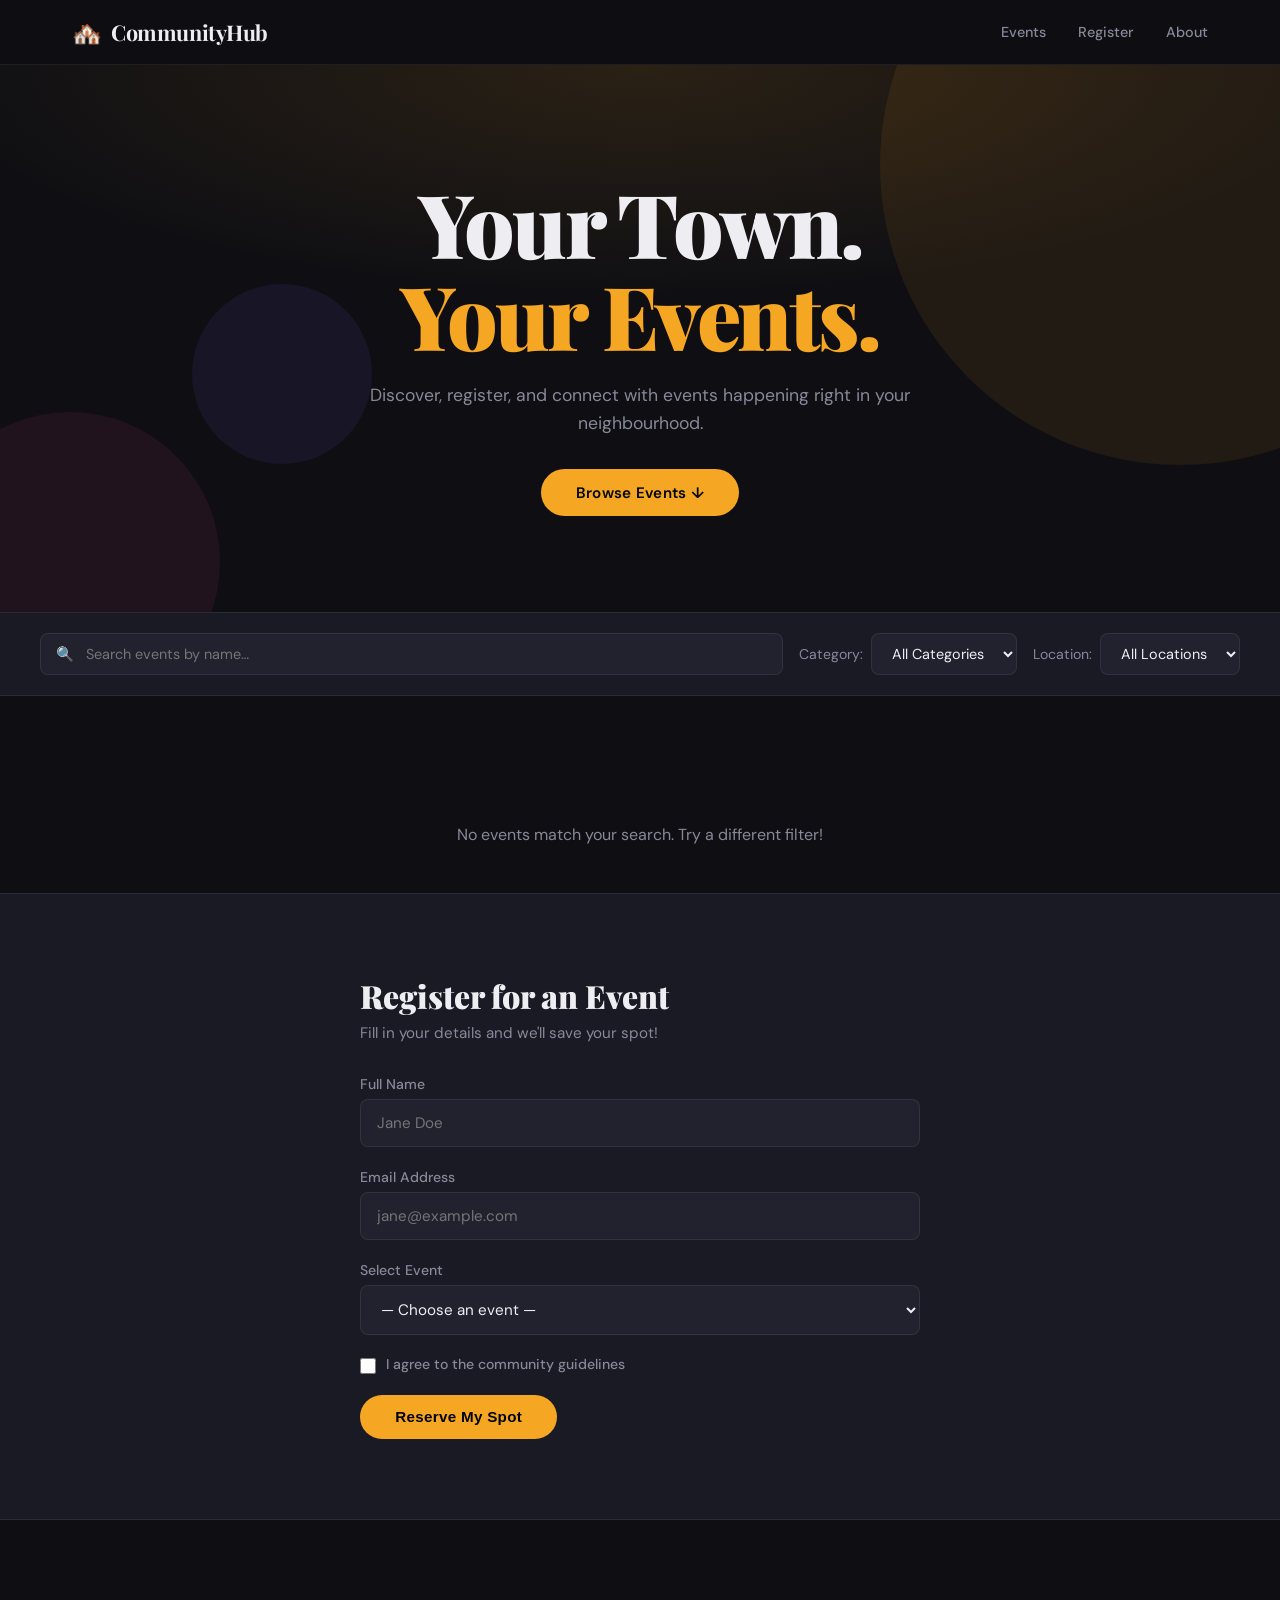
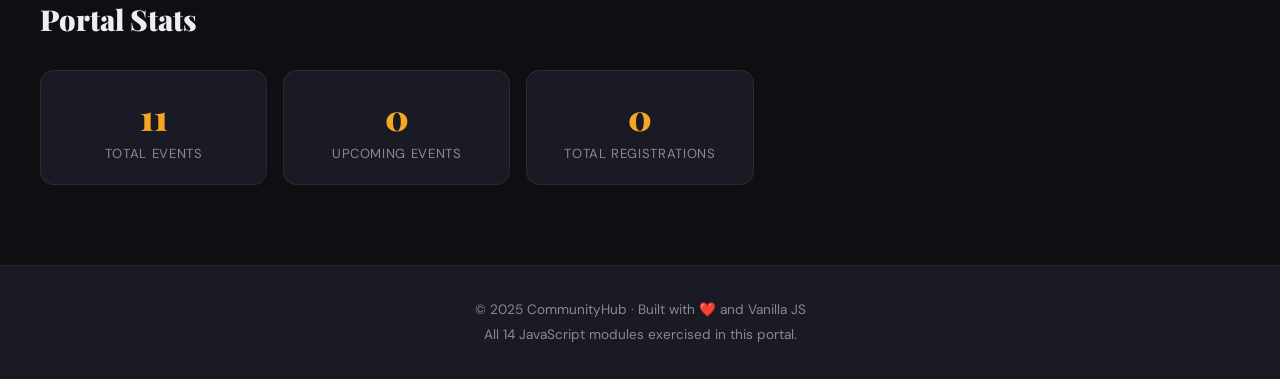
<file: JAVA FSE/Module-1 JavaScript/index.html>
<!DOCTYPE html>
<html lang="en">
<head>
  <meta charset="UTF-8" />
  <meta name="viewport" content="width=device-width, initial-scale=1.0" />
  <title>Local Community Event Portal</title>
  <link rel="stylesheet" href="style.css" />
  <!-- Task 14: jQuery CDN -->
  <script src="https://code.jquery.com/jquery-3.7.1.min.js"></script>
</head>
<body>

  <!-- ══════════════════════════════════════
       HEADER
  ══════════════════════════════════════ -->
  <header class="site-header">
    <div class="header-inner">
      <div class="logo">
        <span class="logo-icon">🏘️</span>
        <span class="logo-text">CommunityHub</span>
      </div>
      <nav class="nav-links">
        <a href="#events">Events</a>
        <a href="#register-section">Register</a>
        <a href="#about">About</a>
      </nav>
    </div>
  </header>

  <!-- ══════════════════════════════════════
       HERO
  ══════════════════════════════════════ -->
  <section class="hero">
    <div class="hero-content">
      <h1 class="hero-title">Your Town.<br/><span class="accent">Your Events.</span></h1>
      <p class="hero-sub">Discover, register, and connect with events happening right in your neighbourhood.</p>
      <a href="#events" class="btn-primary">Browse Events ↓</a>
    </div>
    <div class="hero-deco" aria-hidden="true">
      <div class="deco-circle c1"></div>
      <div class="deco-circle c2"></div>
      <div class="deco-circle c3"></div>
    </div>
  </section>

  <!-- ══════════════════════════════════════
       CONTROLS: SEARCH + FILTER
  ══════════════════════════════════════ -->
  <section class="controls-bar" id="events">
    <div class="controls-inner">
      <!-- Task 8: keydown search -->
      <div class="search-wrap">
        <span class="search-icon">🔍</span>
        <input
          type="text"
          id="searchInput"
          placeholder="Search events by name…"
          aria-label="Search events"
        />
      </div>
      <!-- Task 8: onchange filter -->
      <div class="filter-wrap">
        <label for="categoryFilter">Category:</label>
        <select id="categoryFilter">
          <option value="all">All Categories</option>
          <option value="music">🎵 Music</option>
          <option value="workshop">🛠️ Workshop</option>
          <option value="sports">⚽ Sports</option>
          <option value="food">🍕 Food</option>
          <option value="art">🎨 Art</option>
          <option value="tech">💻 Tech</option>
        </select>
      </div>
      <div class="filter-wrap">
        <label for="locationFilter">Location:</label>
        <select id="locationFilter">
          <option value="all">All Locations</option>
          <option value="downtown">Downtown</option>
          <option value="north">North Side</option>
          <option value="east">East End</option>
          <option value="west">West Park</option>
        </select>
      </div>
    </div>
  </section>

  <!-- ══════════════════════════════════════
       LOADING SPINNER (Task 9)
  ══════════════════════════════════════ -->
  <div id="loadingSpinner" class="spinner-wrap" style="display:none;">
    <div class="spinner"></div>
    <p>Fetching events…</p>
  </div>

  <!-- ══════════════════════════════════════
       EVENT CARDS GRID
  ══════════════════════════════════════ -->
  <main class="events-grid" id="eventsGrid" aria-live="polite">
    <!-- JS will inject event cards here -->
  </main>

  <p class="no-events-msg" id="noEventsMsg" style="display:none;">
    No events match your search. Try a different filter!
  </p>

  <!-- ══════════════════════════════════════
       REGISTRATION FORM (Tasks 11, 12)
  ══════════════════════════════════════ -->
  <section class="register-section" id="register-section">
    <div class="register-inner">
      <h2>Register for an Event</h2>
      <p class="register-sub">Fill in your details and we'll save your spot!</p>

      <div id="formFeedback" class="form-feedback" style="display:none;"></div>

      <form id="registrationForm" novalidate>
        <div class="form-group">
          <label for="regName">Full Name</label>
          <input type="text" id="regName" name="name" placeholder="Jane Doe" autocomplete="name" />
          <span class="field-error" id="nameError"></span>
        </div>
        <div class="form-group">
          <label for="regEmail">Email Address</label>
          <input type="email" id="regEmail" name="email" placeholder="jane@example.com" autocomplete="email" />
          <span class="field-error" id="emailError"></span>
        </div>
        <div class="form-group">
          <label for="regEvent">Select Event</label>
          <select id="regEvent" name="event">
            <option value="">— Choose an event —</option>
          </select>
          <span class="field-error" id="eventError"></span>
        </div>
        <div class="form-group form-check">
          <input type="checkbox" id="regTerms" name="terms" />
          <label for="regTerms">I agree to the community guidelines</label>
          <span class="field-error" id="termsError"></span>
        </div>
        <!-- Task 14: jQuery click -->
        <button type="submit" id="registerBtn" class="btn-primary">
          Reserve My Spot
        </button>
      </form>
    </div>
  </section>

  <!-- ══════════════════════════════════════
       REGISTRATION STATS (Closures – Task 4)
  ══════════════════════════════════════ -->
  <section class="stats-section" id="about">
    <div class="stats-inner">
      <h2>Portal Stats</h2>
      <div class="stats-grid" id="statsGrid">
        <!-- filled by JS -->
      </div>
    </div>
  </section>

  <!-- ══════════════════════════════════════
       FOOTER
  ══════════════════════════════════════ -->
  <footer class="site-footer">
    <p>© 2025 CommunityHub · Built with ❤️ and Vanilla JS</p>
    <p class="footer-note">All 14 JavaScript modules exercised in this portal.</p>
  </footer>

  <!-- Task 1: external script -->
  <script src="main.js"></script>
</body>
</html>
</file>
<file: JAVA FSE/Module-1 JavaScript/style.css>
/* ══════════════════════════════════════════════
   FONTS
══════════════════════════════════════════════ */
@import url('https://fonts.googleapis.com/css2?family=Playfair+Display:wght@700;900&family=DM+Sans:wght@300;400;500;600&display=swap');

/* ══════════════════════════════════════════════
   CSS VARIABLES
══════════════════════════════════════════════ */
:root {
  --bg:         #0f0f13;
  --surface:    #1a1a24;
  --surface2:   #22222f;
  --border:     rgba(255,255,255,0.07);
  --accent:     #f5a623;
  --accent2:    #e84393;
  --text:       #eeeef2;
  --muted:      #888899;
  --radius:     14px;
  --radius-sm:  8px;
  --shadow:     0 8px 40px rgba(0,0,0,0.45);
  --transition: 0.25s cubic-bezier(0.4,0,0.2,1);

  /* category pill colours */
  --cat-music:    #7b61ff;
  --cat-workshop: #f5a623;
  --cat-sports:   #3ecf8e;
  --cat-food:     #e84393;
  --cat-art:      #ff6b6b;
  --cat-tech:     #00d4ff;
}

/* ══════════════════════════════════════════════
   RESET & BASE
══════════════════════════════════════════════ */
*, *::before, *::after { box-sizing: border-box; margin: 0; padding: 0; }

html { scroll-behavior: smooth; }

body {
  font-family: 'DM Sans', sans-serif;
  background: var(--bg);
  color: var(--text);
  min-height: 100vh;
  overflow-x: hidden;
}

a { color: inherit; text-decoration: none; }

/* ══════════════════════════════════════════════
   HEADER
══════════════════════════════════════════════ */
.site-header {
  position: sticky;
  top: 0;
  z-index: 100;
  background: rgba(15,15,19,0.85);
  backdrop-filter: blur(16px);
  border-bottom: 1px solid var(--border);
}
.header-inner {
  max-width: 1200px;
  margin: 0 auto;
  padding: 1rem 2rem;
  display: flex;
  align-items: center;
  justify-content: space-between;
}
.logo {
  display: flex;
  align-items: center;
  gap: 0.6rem;
  font-family: 'Playfair Display', serif;
  font-size: 1.35rem;
  font-weight: 700;
  letter-spacing: -0.02em;
}
.logo-icon { font-size: 1.5rem; }
.nav-links {
  display: flex;
  gap: 2rem;
  font-size: 0.9rem;
  font-weight: 500;
  color: var(--muted);
}
.nav-links a:hover { color: var(--text); }

/* ══════════════════════════════════════════════
   HERO
══════════════════════════════════════════════ */
.hero {
  position: relative;
  overflow: hidden;
  padding: 7rem 2rem 6rem;
  text-align: center;
}
.hero::before {
  content: '';
  position: absolute;
  inset: 0;
  background: radial-gradient(ellipse 80% 60% at 50% 0%, rgba(245,166,35,0.12) 0%, transparent 70%);
}
.hero-content { position: relative; z-index: 1; }
.hero-title {
  font-family: 'Playfair Display', serif;
  font-size: clamp(2.8rem, 7vw, 5.5rem);
  font-weight: 900;
  line-height: 1.05;
  letter-spacing: -0.03em;
  margin-bottom: 1.2rem;
}
.hero-title .accent { color: var(--accent); }
.hero-sub {
  max-width: 560px;
  margin: 0 auto 2rem;
  font-size: 1.1rem;
  color: var(--muted);
  line-height: 1.6;
}
.btn-primary {
  display: inline-block;
  padding: 0.85rem 2.2rem;
  background: var(--accent);
  color: #000;
  font-weight: 600;
  font-size: 0.95rem;
  border-radius: 50px;
  border: none;
  cursor: pointer;
  transition: transform var(--transition), box-shadow var(--transition);
  letter-spacing: 0.02em;
}
.btn-primary:hover {
  transform: translateY(-2px);
  box-shadow: 0 8px 30px rgba(245,166,35,0.4);
}
.btn-primary:active { transform: translateY(0); }

/* Decorative circles */
.hero-deco { position: absolute; inset: 0; pointer-events: none; }
.deco-circle {
  position: absolute;
  border-radius: 50%;
  opacity: 0.08;
}
.c1 { width: 600px; height: 600px; background: var(--accent); top: -200px; right: -200px; animation: float 8s ease-in-out infinite; }
.c2 { width: 300px; height: 300px; background: var(--accent2); bottom: -100px; left: -80px; animation: float 10s ease-in-out infinite reverse; }
.c3 { width: 180px; height: 180px; background: #7b61ff; top: 40%; left: 15%; animation: float 12s ease-in-out infinite 2s; }
@keyframes float {
  0%,100% { transform: translateY(0) scale(1); }
  50%      { transform: translateY(-20px) scale(1.03); }
}

/* ══════════════════════════════════════════════
   CONTROLS BAR
══════════════════════════════════════════════ */
.controls-bar {
  background: var(--surface);
  border-top: 1px solid var(--border);
  border-bottom: 1px solid var(--border);
  padding: 1.2rem 2rem;
}
.controls-inner {
  max-width: 1200px;
  margin: 0 auto;
  display: flex;
  flex-wrap: wrap;
  gap: 1rem;
  align-items: center;
}
.search-wrap {
  flex: 1;
  min-width: 220px;
  position: relative;
}
.search-icon {
  position: absolute;
  left: 1rem;
  top: 50%;
  transform: translateY(-50%);
  font-size: 0.9rem;
  pointer-events: none;
}
.search-wrap input {
  width: 100%;
  padding: 0.7rem 1rem 0.7rem 2.8rem;
  background: var(--surface2);
  border: 1px solid var(--border);
  border-radius: var(--radius-sm);
  color: var(--text);
  font-family: 'DM Sans', sans-serif;
  font-size: 0.9rem;
  outline: none;
  transition: border-color var(--transition);
}
.search-wrap input:focus { border-color: var(--accent); }

.filter-wrap {
  display: flex;
  align-items: center;
  gap: 0.5rem;
  font-size: 0.88rem;
  color: var(--muted);
}
.filter-wrap select {
  padding: 0.65rem 1rem;
  background: var(--surface2);
  border: 1px solid var(--border);
  border-radius: var(--radius-sm);
  color: var(--text);
  font-family: 'DM Sans', sans-serif;
  font-size: 0.9rem;
  outline: none;
  cursor: pointer;
  transition: border-color var(--transition);
}
.filter-wrap select:focus { border-color: var(--accent); }

/* ══════════════════════════════════════════════
   LOADING SPINNER
══════════════════════════════════════════════ */
.spinner-wrap {
  text-align: center;
  padding: 3rem;
  color: var(--muted);
}
.spinner {
  width: 44px;
  height: 44px;
  border: 3px solid var(--surface2);
  border-top-color: var(--accent);
  border-radius: 50%;
  animation: spin 0.8s linear infinite;
  margin: 0 auto 1rem;
}
@keyframes spin { to { transform: rotate(360deg); } }

/* ══════════════════════════════════════════════
   EVENT CARDS GRID
══════════════════════════════════════════════ */
.events-grid {
  max-width: 1200px;
  margin: 2.5rem auto;
  padding: 0 2rem;
  display: grid;
  grid-template-columns: repeat(auto-fill, minmax(310px, 1fr));
  gap: 1.5rem;
}

/* ── Individual Card ── */
.event-card {
  background: var(--surface);
  border: 1px solid var(--border);
  border-radius: var(--radius);
  overflow: hidden;
  display: flex;
  flex-direction: column;
  transition: transform var(--transition), box-shadow var(--transition), border-color var(--transition);
  animation: cardIn 0.4s ease both;
}
@keyframes cardIn {
  from { opacity: 0; transform: translateY(18px); }
  to   { opacity: 1; transform: translateY(0); }
}
.event-card:hover {
  transform: translateY(-4px);
  box-shadow: var(--shadow);
  border-color: rgba(245,166,35,0.25);
}

.card-banner {
  height: 8px;
}

.card-body {
  padding: 1.4rem;
  flex: 1;
  display: flex;
  flex-direction: column;
  gap: 0.6rem;
}
.card-tags {
  display: flex;
  gap: 0.4rem;
  flex-wrap: wrap;
}
.tag {
  font-size: 0.72rem;
  font-weight: 600;
  text-transform: uppercase;
  letter-spacing: 0.05em;
  padding: 0.25rem 0.65rem;
  border-radius: 50px;
  background: rgba(255,255,255,0.07);
  color: var(--muted);
}
.tag.cat-music    { background: rgba(123,97,255,0.15); color: var(--cat-music); }
.tag.cat-workshop { background: rgba(245,166,35,0.15); color: var(--cat-workshop); }
.tag.cat-sports   { background: rgba(62,207,142,0.15); color: var(--cat-sports); }
.tag.cat-food     { background: rgba(232,67,147,0.15); color: var(--cat-food); }
.tag.cat-art      { background: rgba(255,107,107,0.15); color: var(--cat-art); }
.tag.cat-tech     { background: rgba(0,212,255,0.15);  color: var(--cat-tech); }

.card-title {
  font-family: 'Playfair Display', serif;
  font-size: 1.15rem;
  font-weight: 700;
  line-height: 1.3;
  color: var(--text);
}
.card-meta {
  font-size: 0.83rem;
  color: var(--muted);
  display: flex;
  flex-direction: column;
  gap: 0.3rem;
}
.card-meta span { display: flex; align-items: center; gap: 0.4rem; }

.seats-bar {
  height: 4px;
  background: var(--surface2);
  border-radius: 50px;
  overflow: hidden;
  margin-top: 0.4rem;
}
.seats-fill {
  height: 100%;
  border-radius: 50px;
  background: var(--accent);
  transition: width 0.6s ease;
}
.seats-fill.low  { background: #ff6b6b; }
.seats-fill.mid  { background: var(--accent); }
.seats-fill.high { background: var(--cat-sports); }

.seats-label {
  font-size: 0.78rem;
  color: var(--muted);
  margin-top: 0.3rem;
}

.card-footer {
  padding: 1rem 1.4rem;
  border-top: 1px solid var(--border);
  display: flex;
  gap: 0.6rem;
  align-items: center;
}

.btn-register {
  flex: 1;
  padding: 0.65rem 1rem;
  background: var(--accent);
  color: #000;
  border: none;
  border-radius: var(--radius-sm);
  font-family: 'DM Sans', sans-serif;
  font-weight: 600;
  font-size: 0.88rem;
  cursor: pointer;
  transition: background var(--transition), transform var(--transition);
}
.btn-register:hover { background: #ffc04d; transform: scale(1.02); }
.btn-register:disabled {
  background: var(--surface2);
  color: var(--muted);
  cursor: not-allowed;
  transform: none;
}

.btn-cancel {
  padding: 0.65rem 1rem;
  background: transparent;
  color: var(--muted);
  border: 1px solid var(--border);
  border-radius: var(--radius-sm);
  font-family: 'DM Sans', sans-serif;
  font-weight: 500;
  font-size: 0.88rem;
  cursor: pointer;
  transition: color var(--transition), border-color var(--transition);
  display: none;
}
.btn-cancel.visible { display: block; }
.btn-cancel:hover { color: #ff6b6b; border-color: #ff6b6b; }

.registered-badge {
  display: none;
  font-size: 0.78rem;
  font-weight: 600;
  color: var(--cat-sports);
}
.registered-badge.show { display: inline; }

/* No events message */
.no-events-msg {
  text-align: center;
  padding: 3rem 2rem;
  color: var(--muted);
  font-size: 1rem;
}

/* ══════════════════════════════════════════════
   REGISTRATION FORM
══════════════════════════════════════════════ */
.register-section {
  background: var(--surface);
  border-top: 1px solid var(--border);
  border-bottom: 1px solid var(--border);
  padding: 5rem 2rem;
}
.register-inner {
  max-width: 560px;
  margin: 0 auto;
}
.register-inner h2 {
  font-family: 'Playfair Display', serif;
  font-size: 2rem;
  font-weight: 900;
  margin-bottom: 0.4rem;
}
.register-sub {
  color: var(--muted);
  margin-bottom: 2rem;
  font-size: 0.95rem;
}

.form-group {
  margin-bottom: 1.3rem;
  display: flex;
  flex-direction: column;
  gap: 0.4rem;
}
.form-group label {
  font-size: 0.88rem;
  font-weight: 500;
  color: var(--muted);
}
.form-group input[type="text"],
.form-group input[type="email"],
.form-group select {
  padding: 0.8rem 1rem;
  background: var(--surface2);
  border: 1px solid var(--border);
  border-radius: var(--radius-sm);
  color: var(--text);
  font-family: 'DM Sans', sans-serif;
  font-size: 0.95rem;
  outline: none;
  transition: border-color var(--transition);
}
.form-group input:focus,
.form-group select:focus { border-color: var(--accent); }
.form-group input.error,
.form-group select.error { border-color: #ff6b6b; }

.form-check {
  flex-direction: row;
  align-items: flex-start;
  gap: 0.6rem;
}
.form-check input[type="checkbox"] {
  margin-top: 0.15rem;
  accent-color: var(--accent);
  width: 16px;
  height: 16px;
  flex-shrink: 0;
}
.form-check label { font-size: 0.88rem; color: var(--muted); }

.field-error {
  font-size: 0.78rem;
  color: #ff6b6b;
  display: none;
}
.field-error.show { display: block; }

.form-feedback {
  padding: 1rem 1.2rem;
  border-radius: var(--radius-sm);
  font-size: 0.9rem;
  margin-bottom: 1.5rem;
  font-weight: 500;
}
.form-feedback.success { background: rgba(62,207,142,0.12); color: var(--cat-sports); border: 1px solid rgba(62,207,142,0.25); }
.form-feedback.error   { background: rgba(255,107,107,0.1);  color: #ff6b6b;            border: 1px solid rgba(255,107,107,0.25); }

/* ══════════════════════════════════════════════
   STATS
══════════════════════════════════════════════ */
.stats-section {
  padding: 5rem 2rem;
}
.stats-inner {
  max-width: 1200px;
  margin: 0 auto;
}
.stats-inner h2 {
  font-family: 'Playfair Display', serif;
  font-size: 1.8rem;
  font-weight: 900;
  margin-bottom: 2rem;
}
.stats-grid {
  display: grid;
  grid-template-columns: repeat(auto-fill, minmax(200px, 1fr));
  gap: 1rem;
}
.stat-card {
  background: var(--surface);
  border: 1px solid var(--border);
  border-radius: var(--radius);
  padding: 1.4rem;
  text-align: center;
}
.stat-number {
  font-family: 'Playfair Display', serif;
  font-size: 2.2rem;
  font-weight: 900;
  color: var(--accent);
}
.stat-label {
  font-size: 0.82rem;
  color: var(--muted);
  margin-top: 0.3rem;
  text-transform: uppercase;
  letter-spacing: 0.05em;
}

/* ══════════════════════════════════════════════
   FOOTER
══════════════════════════════════════════════ */
.site-footer {
  background: var(--surface);
  border-top: 1px solid var(--border);
  text-align: center;
  padding: 2rem;
  font-size: 0.85rem;
  color: var(--muted);
  line-height: 1.8;
}

/* ══════════════════════════════════════════════
   TOAST NOTIFICATION
══════════════════════════════════════════════ */
#toast {
  position: fixed;
  bottom: 2rem;
  right: 2rem;
  background: var(--surface);
  border: 1px solid var(--border);
  border-left: 4px solid var(--accent);
  padding: 1rem 1.4rem;
  border-radius: var(--radius-sm);
  font-size: 0.9rem;
  box-shadow: var(--shadow);
  z-index: 9999;
  transform: translateY(120%);
  opacity: 0;
  transition: transform 0.35s cubic-bezier(0.4,0,0.2,1), opacity 0.35s ease;
  max-width: 340px;
}
#toast.show { transform: translateY(0); opacity: 1; }
#toast.error-toast { border-left-color: #ff6b6b; }

/* ══════════════════════════════════════════════
   RESPONSIVE
══════════════════════════════════════════════ */
@media (max-width: 640px) {
  .header-inner { flex-direction: column; gap: 0.8rem; }
  .nav-links { gap: 1rem; }
  .hero { padding: 4rem 1.5rem 3rem; }
  .controls-inner { flex-direction: column; align-items: stretch; }
  .events-grid { grid-template-columns: 1fr; }
}
</file>
